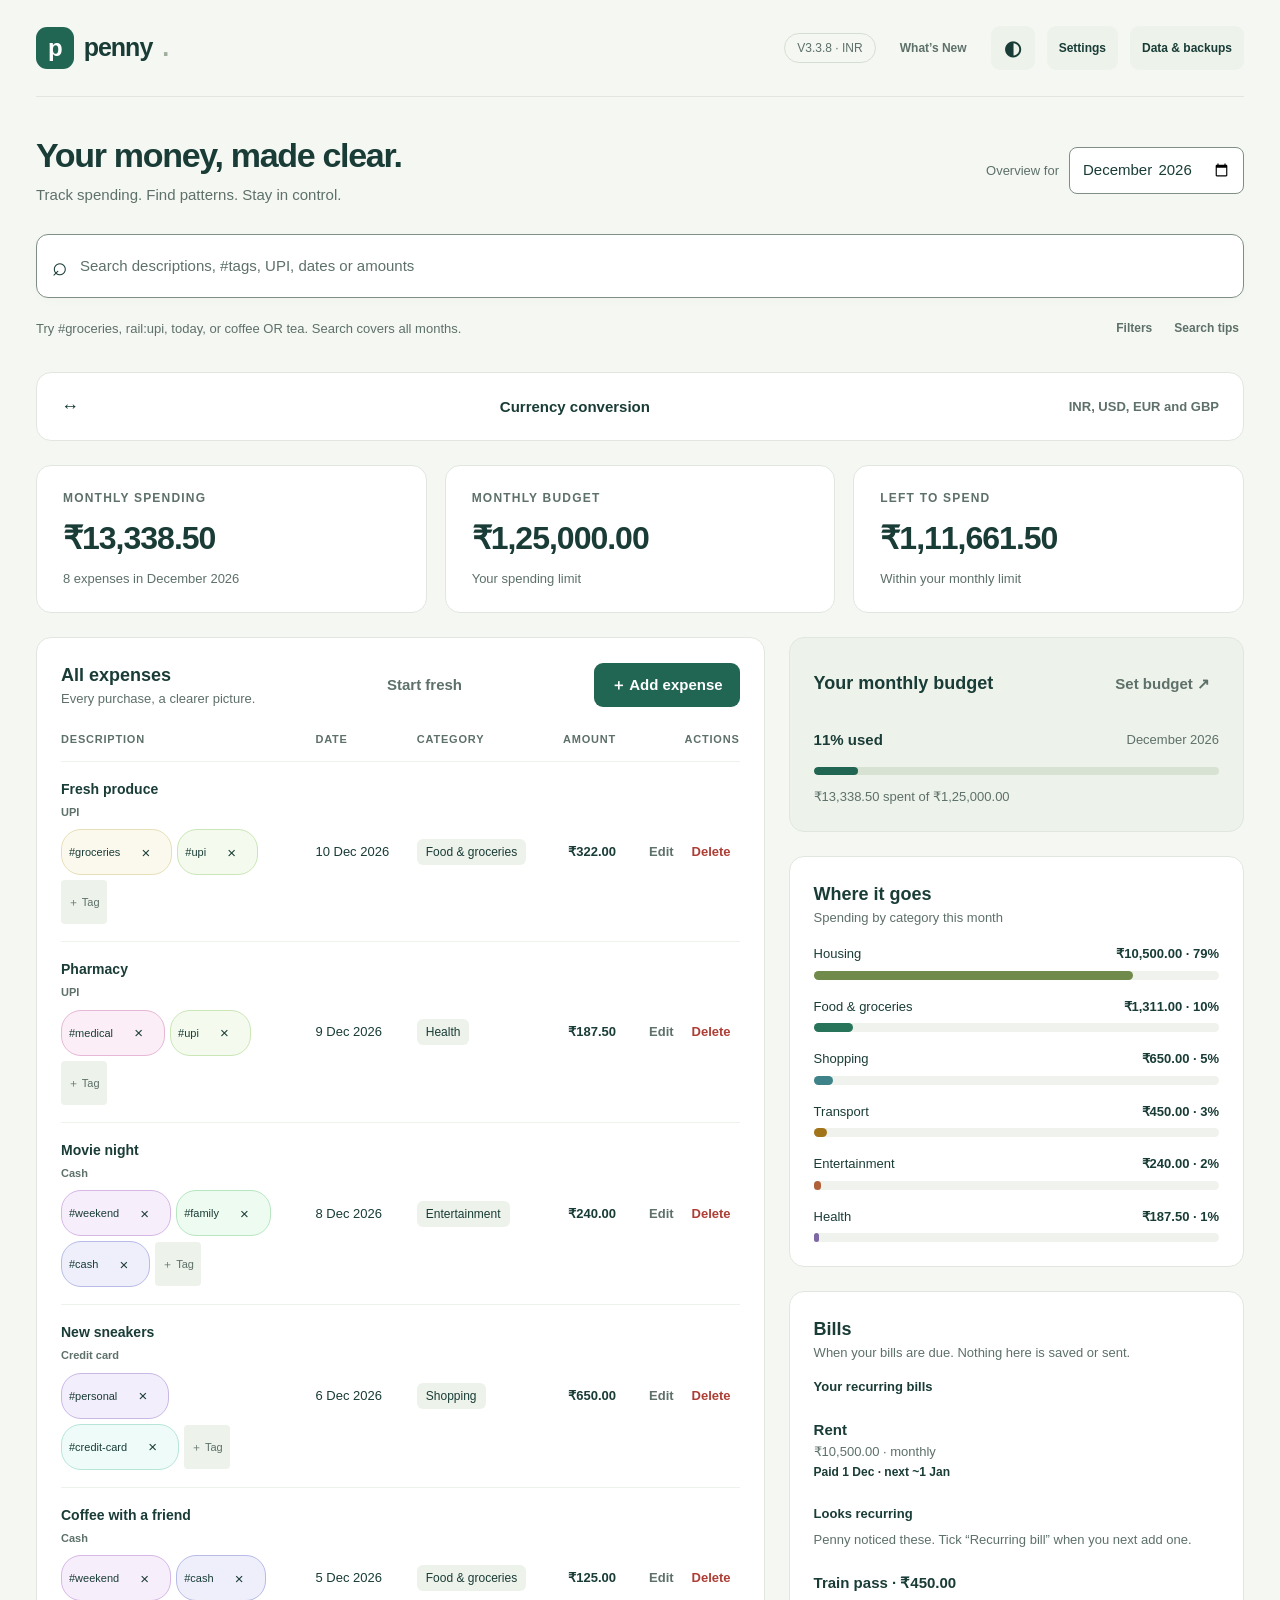
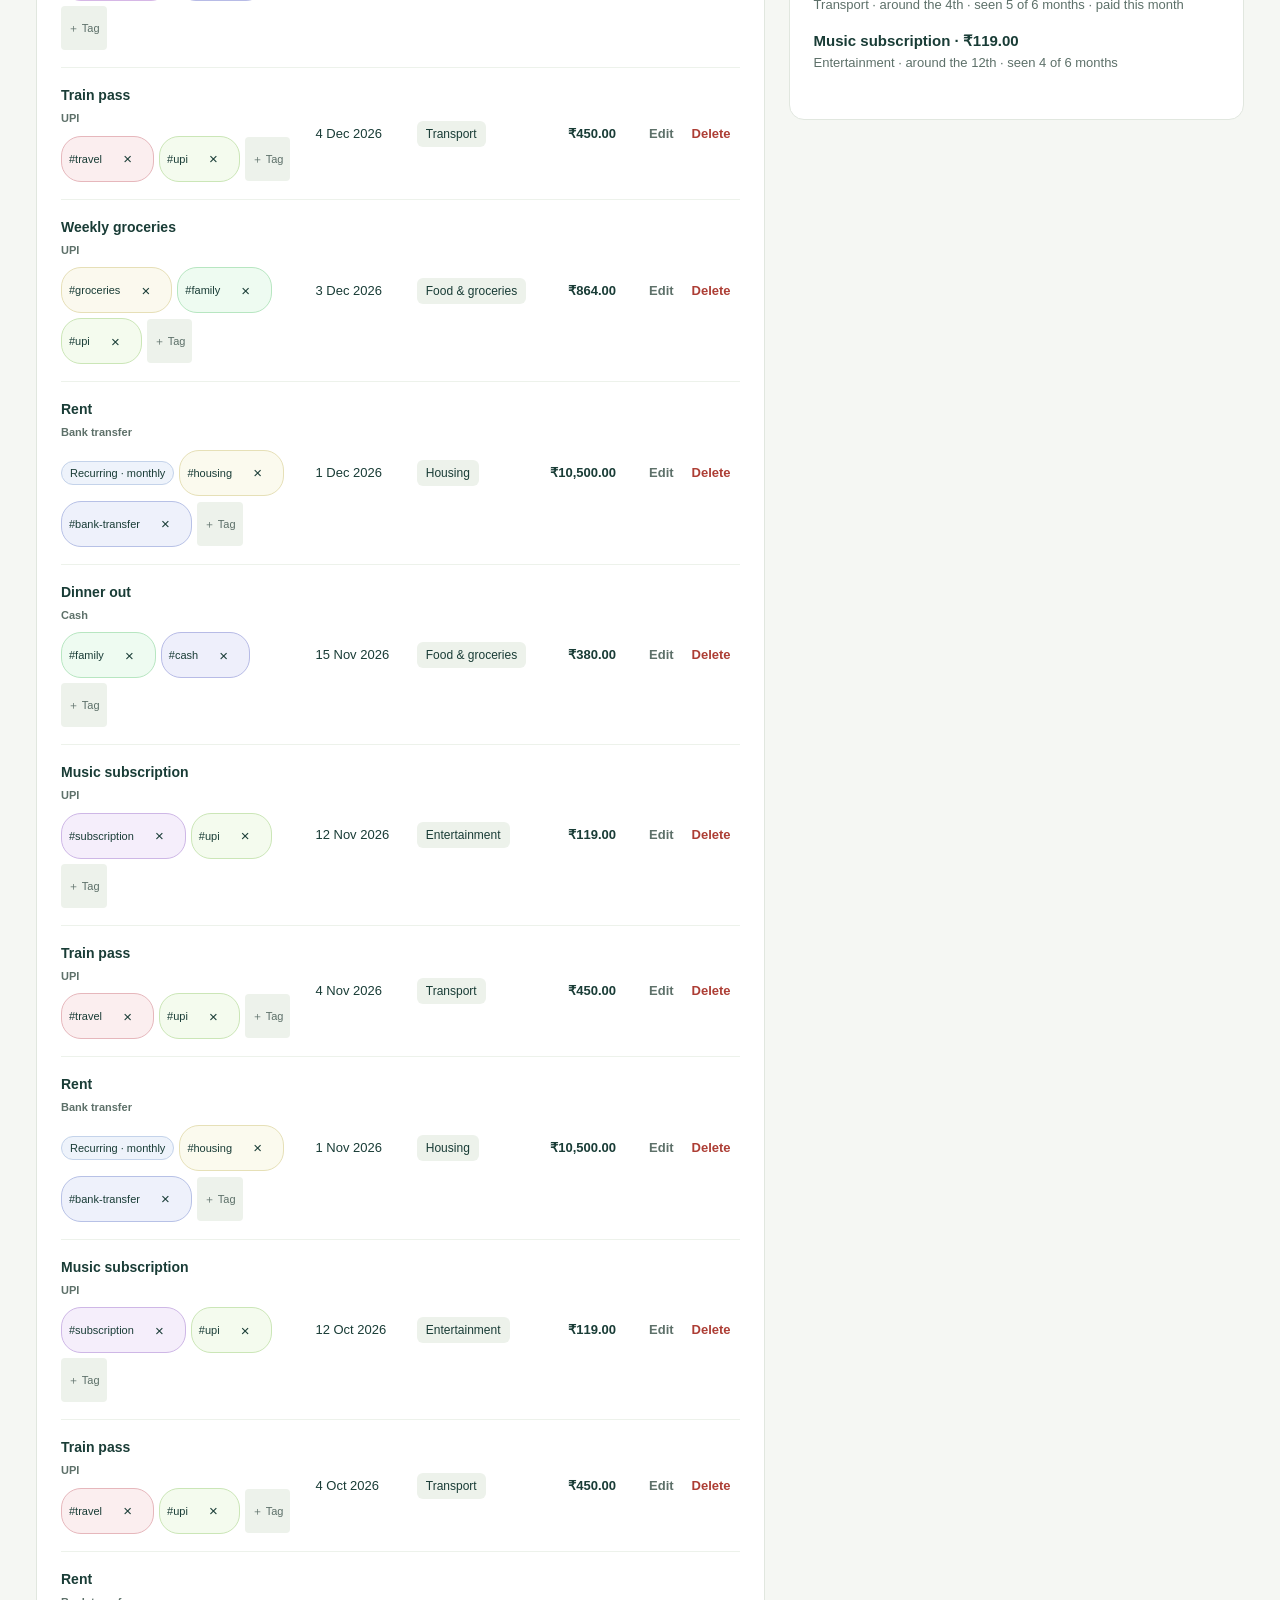
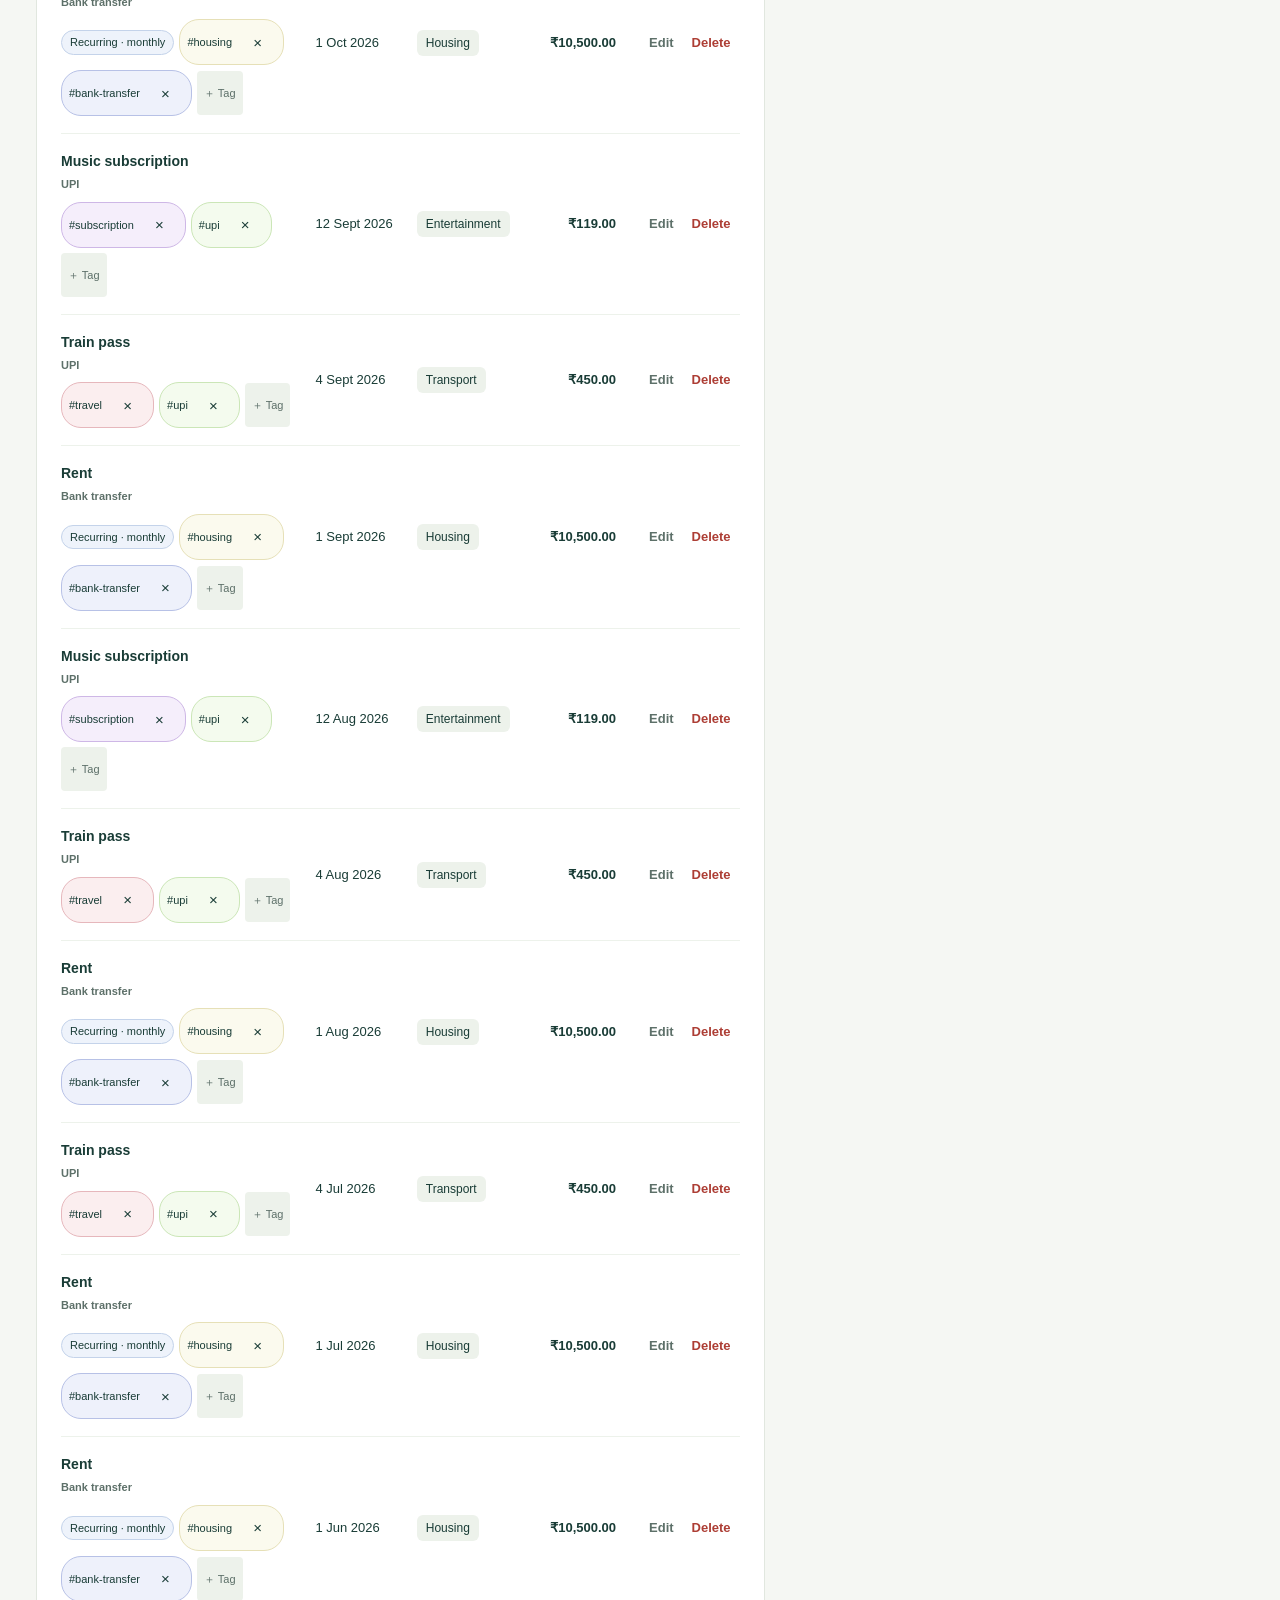
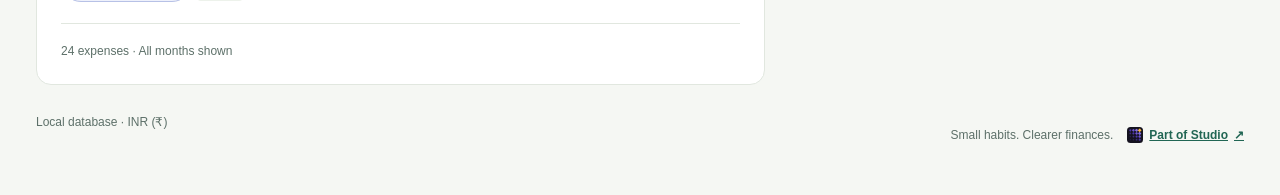
<file: index.html>
<!doctype html>
<html lang="en">
  <head>
    <meta charset="utf-8" />
    <meta name="viewport" content="width=device-width, initial-scale=1" />
    <meta
      http-equiv="Content-Security-Policy"
      content="default-src 'self'; script-src 'self'; style-src 'self' 'unsafe-inline'; img-src 'self' data:; connect-src 'self' https://api.frankfurter.dev; worker-src 'none'; object-src 'none'; base-uri 'none'; form-action 'none'"
    />
    <meta name="referrer" content="no-referrer" />
    <meta name="theme-color" media="(prefers-color-scheme: light)" content="#f5f7f3" />
    <meta name="theme-color" media="(prefers-color-scheme: dark)" content="#0D0D0F" />
    <title>Penny — Personal expenses</title>
    <script src="theme.js"></script>
    <link rel="stylesheet" href="styles.css" />
  </head>
  <body>
    <div class="shell">
      <header>
        <div class="brand">
          <span class="logo" aria-hidden="true">p</span>penny<span style="color: var(--brand-dot)"
            >.</span
          >
        </div>
        <div class="header-actions">
          <span class="preview">V3.3.8 · INR</span
          ><button id="whats-new-button" class="quiet" type="button">What’s New</button
          ><button
            id="theme-toggle"
            class="secondary"
            type="button"
            aria-label="Theme: System. Change theme"
            title="Theme: System. Change theme"
          >
            <span aria-hidden="true">◐</span></button
          ><button id="settings-button" class="secondary" type="button">Settings</button
          ><button id="data-manager" class="secondary" type="button">Data & backups</button>
        </div>
      </header>
      <main>
        <div class="heading">
          <div>
            <h1>Your money, made clear.</h1>
            <p>Track spending. Find patterns. Stay in control.</p>
          </div>
          <div class="month-control">
            <label for="month">Overview for</label
            ><input id="month" type="month" required aria-label="Overview month" />
          </div>
        </div>
        <section class="search-section" aria-label="Search expenses">
          <div class="search-box">
            <span aria-hidden="true">⌕</span
            ><label class="sr-only" for="search">Search expenses</label
            ><input
              id="search"
              type="search"
              placeholder="Search descriptions, #tags, UPI, dates or amounts"
              maxlength="300"
              autocomplete="off"
              aria-describedby="search-hint"
            /><button
              id="clear-search"
              class="quiet"
              type="button"
              aria-label="Clear search"
              hidden
            >
              Clear
            </button>
          </div>
          <div class="search-meta">
            <p class="small" id="search-hint">
              Try #groceries, rail:upi, today, or coffee OR tea. Search covers all months.
            </p>
            <button
              id="filter-toggle"
              class="quiet"
              type="button"
              aria-expanded="false"
              aria-controls="filters"
            >
              Filters</button
            ><button
              id="search-help-button"
              class="quiet"
              aria-expanded="false"
              aria-controls="search-help"
            >
              Search tips
            </button>
          </div>
          <div id="search-help" class="help-box" hidden>
            <strong>Find expenses your way</strong>
            <p class="small">
              Use OR for alternatives and a minus sign to exclude a term, like
              <code>#groceries -#family</code>. Use <code>rail:upi</code>, <code>rail:cash</code>,
              <code>today</code>, or <code>yesterday</code>. Combine words and tags:
              <code>groceries #family</code>. Use quotes for a phrase. Filter with
              <code>category:transport</code>, <code>min:100</code>, <code>max:500</code>,
              <code>after:2026-10-01</code>, <code>before:2026-10-31</code>, or
              <code>month:2026-10</code>. Find your marked bills with <code>#recurring</code>.
              Natural phrases like “this month”, “last month”, “over
              100” and “under 500” work too.
            </p>
          </div>
          <div class="filter-panel" id="filters" hidden>
            <label class="field"
              >Category<select id="filter-category">
                <option value="">All categories</option>
              </select></label
            ><label class="field"
              >Payment method<select id="filter-rail">
                <option value="">All methods</option>
              </select></label
            ><label class="field">From date<input id="filter-from" type="date" /></label
            ><label class="field">To date<input id="filter-to" type="date" /></label
            ><label class="field"
              >Min ₹<input id="filter-min" type="number" min="0" step="0.01" /></label
            ><label class="field"
              >Max ₹<input id="filter-max" type="number" min="0" step="0.01" /></label
            ><button id="clear-filters" class="secondary" type="button">Reset filters</button>
          </div>
          <p id="search-error" class="error" role="status" hidden></p>
        </section>
        <details class="converter panel">
          <summary>Currency conversion <span class="small">INR, USD, EUR and GBP</span></summary>
          <section class="converter-content" aria-label="Currency conversion">
            <div>
              <h2>Currency conversion</h2>
              <p class="small">A quick estimate. Your expenses stay in INR.</p>
            </div>
            <div class="conversion-controls">
              <label class="field"
                >Amount<input
                  type="number"
                  id="convert-amount"
                  value="1000"
                  min="0"
                  max="999999999"
                  step="0.01" /></label
              ><label class="field"
                >From<select id="convert-from">
                  <option value="INR">INR · Indian rupee</option>
                  <option value="USD">USD · US dollar</option>
                  <option value="EUR">EUR · Euro</option>
                  <option value="GBP">GBP · British pound</option>
                </select></label
              ><label class="field"
                >Convert to<select id="convert-currency">
                  <option value="USD">USD · US dollar</option>
                  <option value="EUR">EUR · Euro</option>
                  <option value="GBP">GBP · British pound</option>
                  <option value="INR">INR · Indian rupee</option>
                </select></label
              >
              <div class="conversion-result">
                <span class="small">Equivalent</span
                ><output id="convert-result" aria-live="polite">—</output>
              </div>
              <button id="fetch-rate" class="secondary" type="button">Get latest rate</button>
            </div>
            <div class="conversion-meta">
              <p id="rate-status" class="small" role="status">
                Get a daily reference rate, or enter a rate below.
              </p>
              <details id="manual-rate">
                <summary>Enter rate manually</summary>
                <label class="field"
                  >1 <span id="rate-base">INR</span> equals <span id="rate-currency">USD</span
                  ><input
                    id="conversion-rate"
                    type="number"
                    min="0.000000001"
                    max="1000000000"
                    step="any"
                    placeholder="e.g. 0.01037"
                /></label>
              </details>
            </div>
          </section>
        </details>
        <section class="stats" aria-label="Monthly summary">
          <div class="stat">
            <div class="eyebrow">Monthly spending</div>
            <div class="value" id="total"></div>
            <div class="small" id="count"></div>
          </div>
          <div class="stat">
            <div class="eyebrow">Monthly budget</div>
            <div class="value" id="budget-value"></div>
            <div class="small">Your spending limit</div>
          </div>
          <div class="stat">
            <div class="eyebrow" id="remaining-label">Left to spend</div>
            <div class="value" id="remaining"></div>
            <div class="small" id="remaining-note"></div>
          </div>
        </section>
        <div class="workspace">
          <section class="panel">
            <div class="panel-head">
              <div>
                <h2 id="list-title">All expenses</h2>
                <p class="small">Every purchase, a clearer picture.</p>
              </div>
              <button id="start-fresh" class="quiet" type="button">Start fresh</button
              ><button id="add">＋ Add expense</button>
            </div>
            <div class="table-wrap">
              <table>
                <thead>
                  <tr>
                    <th>Description</th>
                    <th>Date</th>
                    <th>Category</th>
                    <th class="amount">Amount</th>
                    <th style="text-align: right">Actions</th>
                  </tr>
                </thead>
                <tbody id="expenses"></tbody>
              </table>
            </div>
            <div class="empty" id="empty" hidden>
              No expenses yet. Add your first purchase above.
            </div>
            <button id="show-more" class="secondary" type="button" hidden>
              Show 50 more expenses
            </button>
            <div class="list-footer" id="list-footer" role="status" aria-live="polite"></div>
          </section>
          <aside class="sidebar">
            <section class="panel budget">
              <div class="panel-head">
                <h2>Your monthly budget</h2>
                <button class="quiet" id="edit-budget">Set budget ↗</button>
              </div>
              <div class="budget-row">
                <strong id="budget-percent"></strong><span class="small" id="budget-period"></span>
              </div>
              <div class="track"><div class="fill" id="budget-fill"></div></div>
              <p class="small" id="budget-message"></p>
              <div class="warning" id="warning" role="status" hidden></div>
            </section>
            <section class="panel">
              <h2>Where it goes</h2>
              <p class="small">Spending by category this month</p>
              <div id="chart" role="img" aria-label="Monthly spending by category"></div>
            </section>
            <section class="panel" aria-labelledby="recurring-title">
              <h2 id="recurring-title">Bills</h2>
              <p class="small">When your bills are due. Nothing here is saved or sent.</p>
              <h3 id="marked-title">Your recurring bills</h3>
              <ul id="marked-list" class="recurring-list" aria-labelledby="marked-title"></ul>
              <h3 id="noticed-title">Looks recurring</h3>
              <p class="small">
                Penny noticed these. Tick “Recurring bill” when you next add one.
              </p>
              <ul id="recurring-list" class="recurring-list" aria-labelledby="noticed-title"></ul>
            </section>
          </aside>
        </div>
        <footer>
          <span
            ><span id="storage-status" role="status">Opening local data store…</span> · INR
            (₹)</span
          ><span class="studio-note"
            >Small habits. Clearer finances.
            <a
              class="studio-link"
              href="https://debasisr66.github.io/studio/"
              target="_blank"
              rel="noopener noreferrer"
              aria-label="Part of Studio (opens in a new tab)"
            >
            <svg
              xmlns="http://www.w3.org/2000/svg"
              viewBox="0 0 128 128"
              width="16"
              height="16"
              aria-hidden="true"
              focusable="false"
            >
              <rect
                width="128"
                height="128"
                rx="28"
                fill="#15131F"
              />
              <rect
                x="-7.75"
                y="-7.75"
                width="15.50"
                height="15.50"
                rx="3.67"
                fill="#4B35A8"
                transform="translate(26.50 26.50) rotate(22.5)"
              />
              <rect
                x="-8.83"
                y="-8.83"
                width="17.67"
                height="17.67"
                rx="3.97"
                fill="#6E56CF"
                transform="translate(51.50 26.50) rotate(30.0)"
              />
              <rect
                x="-9.92"
                y="-9.92"
                width="19.83"
                height="19.83"
                rx="4.28"
                fill="#8470E0"
                transform="translate(76.50 26.50) rotate(37.5)"
              />
              <rect
                x="-11.00"
                y="-11.00"
                width="22.00"
                height="22.00"
                rx="4.58"
                fill="#F5B544"
                transform="translate(101.50 26.50) rotate(45.0)"
              />
              <rect
                x="-6.67"
                y="-6.67"
                width="13.33"
                height="13.33"
                rx="3.37"
                fill="#3A2E78"
                transform="translate(26.50 51.50) rotate(15.0)"
              />
              <rect
                x="-7.75"
                y="-7.75"
                width="15.50"
                height="15.50"
                rx="3.67"
                fill="#4B35A8"
                transform="translate(51.50 51.50) rotate(22.5)"
              />
              <rect
                x="-8.83"
                y="-8.83"
                width="17.67"
                height="17.67"
                rx="3.97"
                fill="#6E56CF"
                transform="translate(76.50 51.50) rotate(30.0)"
              />
              <rect
                x="-9.92"
                y="-9.92"
                width="19.83"
                height="19.83"
                rx="4.28"
                fill="#8470E0"
                transform="translate(101.50 51.50) rotate(37.5)"
              />
              <rect
                x="-5.58"
                y="-5.58"
                width="11.17"
                height="11.17"
                rx="3.06"
                fill="#2A2250"
                transform="translate(26.50 76.50) rotate(7.5)"
              />
              <rect
                x="-6.67"
                y="-6.67"
                width="13.33"
                height="13.33"
                rx="3.37"
                fill="#3A2E78"
                transform="translate(51.50 76.50) rotate(15.0)"
              />
              <rect
                x="-7.75"
                y="-7.75"
                width="15.50"
                height="15.50"
                rx="3.67"
                fill="#4B35A8"
                transform="translate(76.50 76.50) rotate(22.5)"
              />
              <rect
                x="-8.83"
                y="-8.83"
                width="17.67"
                height="17.67"
                rx="3.97"
                fill="#6E56CF"
                transform="translate(101.50 76.50) rotate(30.0)"
              />
              <rect
                x="-4.50"
                y="-4.50"
                width="9.00"
                height="9.00"
                rx="2.76"
                fill="#2A2250"
                transform="translate(26.50 101.50) rotate(0.0)"
              />
              <rect
                x="-5.58"
                y="-5.58"
                width="11.17"
                height="11.17"
                rx="3.06"
                fill="#2A2250"
                transform="translate(51.50 101.50) rotate(7.5)"
              />
              <rect
                x="-6.67"
                y="-6.67"
                width="13.33"
                height="13.33"
                rx="3.37"
                fill="#3A2E78"
                transform="translate(76.50 101.50) rotate(15.0)"
              />
              <rect
                x="-7.75"
                y="-7.75"
                width="15.50"
                height="15.50"
                rx="3.67"
                fill="#4B35A8"
                transform="translate(101.50 101.50) rotate(22.5)"
              />
            </svg>
              Part of Studio <span aria-hidden="true">↗</span></a
            ></span
          >
        </footer>
        <p class="error" id="storage-error" role="alert" hidden></p>
      </main>
    </div>
    <dialog id="expense-dialog" aria-labelledby="form-title">
      <form id="expense-form">
        <h2 id="form-title">Add an expense</h2>
        <p class="small">Enter the details below. Voice entry is optional.</p>
        <div class="entry-modes">
          <span class="small">Keyboard entry is the default</span
          ><button
            type="button"
            id="use-voice"
            class="secondary"
            aria-expanded="false"
            aria-controls="voice-panel"
          >
            ♩ Use voice
          </button>
        </div>
        <section id="voice-panel" class="voice-panel" hidden aria-label="Voice expense entry">
          <label class="field"
            >Spoken language<select id="voice-language">
              <option value="en">English</option>
              <option value="hi">Hindi · हिन्दी (assisted)</option>
              <option value="es">Spanish · Español (assisted)</option>
            </select></label
          >
          <p class="small" id="voice-caution" hidden>
            Hindi and Spanish voice is assisted. Your phone may mishear, and Penny understands only
            common words. Check the amount, category and date. Nothing is saved until you tap Save.
          </p>
          <p class="small" id="voice-example">
            Try: “Spent 250 rupees on groceries today via UPI.”
          </p>
          <details id="voice-tips" class="voice-tips" hidden>
            <summary>Tips for speaking</summary>
            <p class="small">
              Say the amount in digits or common number words. Say one expense, name the thing you
              bought, then pause when you are done. If the phone mishears, use Correct heard words
              or your keyboard microphone.
            </p>
          </details>
          <p class="small voice-privacy">
            Your browser’s speech service may send audio to its provider. Listening starts only when
            you choose Start listening.
          </p>
          <div class="voice-actions">
            <button type="button" id="start-voice">Start listening</button
            ><button type="button" id="stop-voice" class="secondary" hidden>Stop listening</button
            ><button type="button" id="return-keyboard" class="quiet">Use keyboard</button>
          </div>
          <div id="voice-strong-box" class="voice-strong" hidden>
            <p id="voice-strong" role="status"></p>
            <button type="button" id="dismiss-voice-strong" class="secondary">Dismiss</button>
          </div>
          <div class="dictation-option">
            <button type="button" id="use-phone-dictation" class="quiet">
              Use phone keyboard microphone
            </button>
            <p class="small">
              For mobile browsers without speech recognition: open this text box, then tap the
              microphone on your phone keyboard. Your keyboard provider handles the audio.
            </p>
            <label class="field" id="phone-dictation-label" hidden
              >Dictated text<textarea
                id="phone-dictation"
                rows="2"
                maxlength="1000"
                placeholder="Use your keyboard microphone, then check the text"
              ></textarea></label
            ><button type="button" id="prepare-dictation" class="secondary" hidden>
              Prepare dictated expense
            </button>
          </div>
          <p id="voice-status" class="small" role="status" aria-live="polite"></p>
          <button id="correct-transcript" type="button" class="secondary" hidden>
            Correct heard words
          </button>
          <p id="voice-transcript" class="voice-transcript" hidden></p>
          <label class="field" id="voice-draft-label" hidden
            >English draft<textarea id="voice-english" rows="3" maxlength="1000"></textarea>
          </label>
          <p id="translation-status" class="small" role="status"></p>
          <label id="voice-accept-label" class="check-label" hidden
            ><input id="voice-accept" type="checkbox" />I checked and corrected this English
            draft.</label
          ><button id="apply-voice" type="button" class="secondary" hidden>
            Use English draft
          </button>
          <p class="small">
            Review the amount, date, category and payment method below before saving. Voice never
            saves automatically.
          </p>
        </section>
        <div class="form-grid">
          <label class="field"
            >Date<input id="date" type="date" min="1900-01-01" autofocus required /></label
          ><label class="field"
            >Amount (₹)<input
              id="amount"
              type="number"
              min="0.01"
              max="999999999"
              step="0.01"
              placeholder="0.00"
              required /></label
          ><label class="field full"
            >Category<select id="category" required>
              <option value="" disabled>Choose a category</option>
            </select></label
          ><label class="field full"
            >Payment method<select id="payment-method">
              <option value="" disabled>Choose a payment method</option>
            </select></label
          >
          <div class="field full recurring-field">
            <label class="check-label"
              ><input
                id="recurring-bill"
                type="checkbox"
                aria-labelledby="recurring-label"
                aria-describedby="recurring-hint"
                aria-controls="repeat-every"
                aria-expanded="false" />
              <span
                ><span id="recurring-label">Recurring bill</span>
                <span class="small" id="recurring-hint" hidden
                  >Use the same description and category each time.</span
                ></span
              ></label
            >
            <fieldset id="repeat-every" class="repeat-every" hidden disabled>
              <legend>Repeats every</legend>
              <div class="options">
                <label class="check-label"
                  ><input type="radio" name="repeat-step" value="1" checked />1 month</label
                ><label class="check-label"
                  ><input type="radio" name="repeat-step" value="2" />2 months</label
                ><label class="check-label"
                  ><input type="radio" name="repeat-step" value="3" />3 months</label
                ><label class="check-label"
                  ><input type="radio" name="repeat-step" value="12" />12 months</label
                >
              </div>
            </fieldset>
          </div>
          <label class="field full"
            >Description<input
              id="description"
              maxlength="100"
              placeholder="e.g. Weekly groceries #groceries"
              required /></label
          ><label class="field full"
            >Tags<input
              id="expense-tags"
              aria-label="Tags"
              maxlength="420"
              placeholder="#groceries #family"
              list="known-tags"
              aria-describedby="tags-hint" /><span class="small" id="tags-hint"
              >Separate tags with spaces or commas. You can also put #tags in the description.</span
            ><span id="draft-tags" class="tag-list"></span
          ></label>
        </div>
        <p id="form-error" class="error" role="alert" hidden></p>
        <div class="form-actions">
          <button type="button" class="secondary" data-close>Cancel</button
          ><button type="submit" id="save-expense">Save expense</button>
        </div>
      </form>
    </dialog>
    <dialog id="budget-dialog">
      <form id="budget-form">
        <h2>Set a monthly budget</h2>
        <p class="small" id="budget-dialog-period"></p>
        <label class="field" style="margin-top: 23px"
          >Budget (₹)<input
            id="budget-input"
            type="number"
            min="0"
            max="999999999"
            step="0.01"
            required
        /></label>
        <p class="small" style="margin-top: 8px">Choose how much you want to spend this month.</p>
        <div class="form-actions">
          <button type="button" class="secondary" data-close>Cancel</button
          ><button type="submit">Save budget</button>
        </div>
      </form>
    </dialog>
    <dialog id="delete-dialog">
      <form id="delete-form">
        <h2>Delete this expense?</h2>
        <p id="delete-description"></p>
        <div class="form-actions">
          <button type="button" class="secondary" data-close>Cancel</button
          ><button type="submit" style="background: var(--red)">Delete expense</button>
        </div>
      </form>
    </dialog>
    <dialog id="data-dialog" aria-labelledby="data-title">
      <h2 id="data-title">Your data, your control</h2>
      <p class="small">
        Saved expense records stay on this device. Download a backup to carry it elsewhere.
      </p>
      <section class="data-section">
        <h3>Export</h3>
        <p class="small">
          All expenses are exported, regardless of your current search. CSV contains expenses only;
          the full backup also includes monthly budgets, saved tags and preferences.
        </p>
        <div class="data-buttons">
          <button id="export-csv" type="button" class="secondary">Export CSV</button
          ><button id="export-backup" type="button">Download full backup (JSON)</button>
        </div>
      </section>
      <section class="data-section">
        <h3>Import</h3>
        <p class="small">
          Choose a CSV file or a Penny JSON backup. You will review it before any records change.
          Maximum 32 MB / 10,000 expenses.
        </p>
        <label class="import-file"
          >Choose file<input id="import-file" type="file" accept=".csv,.json" /></label
        ><button id="undo-import" class="quiet" type="button">Review last import backup</button>
      </section>
      <section class="data-section">
        <h3>Portable data file</h3>
        <p class="small">
          Connect an empty JSON file to keep it updated as you save. If your browser cannot connect
          files, download a full backup instead. Files are not encrypted.
        </p>
        <div class="data-buttons">
          <button id="connect-file" class="secondary" type="button">Connect data file</button
          ><button id="disconnect-file" class="quiet" type="button" hidden>Disconnect</button>
        </div>
        <p id="data-store-detail" class="small"></p>
      </section>
      <p id="data-error" class="error" role="alert" hidden></p>
      <div class="form-actions">
        <button class="secondary" type="button" data-close>Close</button>
      </div>
    </dialog>
    <dialog id="import-dialog" aria-labelledby="import-title">
      <h2 id="import-title">Review your import</h2>
      <p id="import-summary" class="small"></p>
      <div id="import-preview" class="import-preview"></div>
      <label class="field"
        >How should these records be imported?<select id="import-mode">
          <option value="merge">Add new records · skip exact duplicates</option>
          <option value="replace">Replace all expense records</option>
        </select></label
      ><label class="check-label"
        ><input id="import-budgets" type="checkbox" />Use budgets from this file</label
      ><label id="replace-label" class="check-label" hidden
        ><input id="replace-confirm" type="checkbox" />Replace my existing expense list. An undo
        copy will be kept.</label
      >
      <p id="import-impact" class="small" role="status"></p>
      <label class="check-label"
        ><input
          type="checkbox"
          id="import-settings"
          aria-describedby="import-settings-hint"
        />Import preferences and default budget (optional)</label
      >
      <p id="import-settings-hint" class="small" hidden></p>
      <p id="import-error" class="error" role="alert" hidden></p>
      <div class="form-actions">
        <button type="button" class="secondary" data-close>Cancel</button
        ><button type="button" id="apply-import">Import records</button>
      </div>
    </dialog>
    <dialog id="whats-new-dialog" aria-labelledby="whats-new-title">
      <div class="whats-new">
        <div class="panel-head">
          <h2 id="whats-new-title">What’s New</h2>
          <span class="version-badge">V3.3.8</span>
        </div>
        <p class="small release-date">24 November 2026</p>
        <ul>
          <li>
            <strong>Voice hints.</strong> If a voice entry heard one number but no rupee word,
            Penny now says so (“A number (350) was heard, but not as rupees”) and leaves the
            amount for you. English words such as “about” or “at least” before an amount also
            leave it empty, as Hindi already did. The “voice is not working well” message now has
            its own line with a Dismiss button, and stays until a capture works.
          </li>
          <li>
            <strong>Hindi fixes.</strong> Words such as गुरु and शुरू no longer block an amount,
            कल is read as a whole word (कलम no longer clears the date), and कैशबैक is treated as
            money received, so it no longer fills an amount or sets cash.
          </li>
          <li>
            <strong>Voice never saves a guess.</strong> A voice entry no longer picks “Other” for
            you or keeps a filler description such as “expense”. If Penny did not hear the
            category or the item, the field stays empty and you choose it. If no date was heard,
            the date is today. Zero or negative amounts were already refused and still are.
          </li>
          <li>
            <strong>Hindi and Spanish voice is assisted.</strong> Your phone may mishear, and Penny
            understands only common words. Check the amount, category and date. Nothing is saved
            until you tap Save. After a failed capture Penny opens the keyboard microphone, and
            after two in a row it says so plainly and opens the Tips.
          </li>
          <li>
            <strong>Easier to tap on a phone.</strong> Buttons such as Edit, short tags and the
            exchange-rate rows are now at least 44 px wide and tall, and check boxes are bigger.
            The smallest text is now 11 px, and large phone text sizes fit the screen without
            sideways scrolling.
          </li>
          <li>
            <strong>New categories: Utilities and Staff salary.</strong> Voice entry in English,
            Hindi and Spanish understands words such as electricity, water, gas, recharge, salary
            and maid. Past entries are not moved. To move a bill, edit its last
            entry’s category. A backup that uses a new category does not import into 3.3.3 or older.
          </li>
          <li>
            <strong>Dark and light theme.</strong> The ◐ button in the header switches between
            System, Light and Dark. System follows your phone or computer. Your choice stays on this
            device and is not part of your backups. Colours were also made easier to read, and the
            header now fits a phone in two short rows.
          </li>
          <li>
            <strong>Recurring bills.</strong> Tick “Recurring bill” when you add or edit an
            expense, and choose how often it repeats. The new Bills panel shows each bill as Paid,
            Due soon, Overdue or “Stopped?”. Nothing new is stored: it uses a tag you can search
            with <code>#recurring</code>.
          </li>
          <li>
            <strong>Looks recurring.</strong> Penny still notices bills you pay most months. Tick
            “Recurring bill” next time you add one to track when it is due.
          </li>
          <li>
            <strong>Excel import and export removed.</strong> Use CSV, or a full JSON backup, which
            also carries budgets, tags and preferences. Penny now has no third-party code.
          </li>
          <li>
            <strong>Settings and start fresh.</strong> Manage your default budget and saved tags.
            Delete one month or all months; full reset needs two confirmations and keeps tags.
          </li>
          <li>
            <strong>Private diagnostics.</strong> Errors only by default, with optional 30-minute
            debug logging and a reviewed export.
          </li>
          <li>
            <strong>Safer Hindi drafts.</strong> Grouped amounts, Hindi number words and Hinglish
            are checked before wording. Unresolved fields stay empty for correction.
          </li>
          <li>
            <strong>Offline Hindi and Spanish expense parsing (assisted).</strong> Hindi and
            Spanish voice is assisted: Penny extracts common amounts, dates, categories and payment
            methods on the device, then creates a controlled English draft. Check it before saving.
          </li>
          <li>
            <strong>Clearer voice diagnostics.</strong> Capture failures, unfamiliar vocabulary and
            ready drafts now have different messages.
          </li>
          <li>
            <strong>Voice works across repeated attempts.</strong> Mobile sessions reset cleanly,
            keep partial speech and recover when a browser misses its final event.
          </li>
          <li>
            <strong>Take your data with you.</strong> Import and export CSV, plus complete JSON
            backups.
          </li>
          <li>
            <strong>Know how you paid.</strong> UPI, cards, cash and other methods have searchable
            tags.
          </li>
        </ul>
      </div>
      <div class="form-actions">
        <button class="secondary" type="button" data-close>Close</button>
      </div>
    </dialog>
    <dialog id="settings-dialog" aria-labelledby="settings-title">
      <h2 id="settings-title">Settings</h2>
      <p class="small">Your preferences stay on this device.</p>
      <section class="data-section">
        <h3>Budget</h3>
        <label class="field"
          >Default monthly budget (₹)<input
            id="default-budget"
            type="number"
            min="0"
            max="999999999"
            step="0.01"
        /></label>
        <p class="small">
          Used for months without a saved budget. Existing monthly budgets stay unchanged.
        </p>
        <button id="save-preferences" type="button">Save default budget</button>
      </section>
      <section class="data-section">
        <h3>Tags</h3>
        <label class="field"
          >Find a saved tag<input id="tag-search" type="search" maxlength="32"
        /></label>
        <p id="catalog-list" class="small"></p>
        <label class="field"
          >Add a tag<input id="new-tag" maxlength="32" placeholder="#family" /></label
        ><button id="save-tag" type="button" class="secondary">Add tag</button>
        <p class="small">Saved tags are kept when expenses are deleted or Penny is reset.</p>
      </section>
      <section class="data-section">
        <h3>Data & backups</h3>
        <button id="settings-data" class="secondary" type="button">Open data & backups</button
        ><button id="undo-change" class="quiet" type="button">Undo last bulk change</button>
      </section>
      <section class="data-section">
        <h3>Diagnostics</h3>
        <p class="small">
          Errors only by default. Debug lasts 30 minutes in this tab. Logs contain event codes, not
          expense details or transcripts.
        </p>
        <label class="check-label"
          ><input id="debug-log" type="checkbox" />Enable temporary debug logging</label
        >
        <p id="log-status" role="status" class="small"></p>
        <label class="field"
          >Show logs<select id="log-filter">
            <option value="all">All events</option>
            <option value="error">Errors</option>
            <option value="debug">Debug</option>
          </select></label
        ><label class="field"
          >Find event, session or action<input
            id="log-search"
            type="search"
            maxlength="80"
            placeholder="Event code or session ID"
        /></label>
        <pre id="log-view" tabindex="0" aria-label="Diagnostic events"></pre>
        <button id="refresh-logs" class="secondary" type="button">Refresh logs</button
        ><button id="preview-logs" class="secondary" type="button">Preview export</button
        ><button id="clear-logs" class="quiet" type="button">Clear logs</button>
      </section>
      <section class="data-section">
        <h3>Start fresh</h3>
        <p class="small">Review what will change before deleting anything.</p>
        <button id="settings-fresh" class="secondary" type="button">
          Delete expenses or reset Penny
        </button>
      </section>
      <section class="data-section">
        <h3>About Penny</h3>
        <p>Version 3.3.8 · INR · Stored on this device</p>
      </section>
      <p id="settings-error" class="error" role="alert"></p>
      <div class="form-actions">
        <button data-close type="button" class="secondary">Close</button>
      </div>
    </dialog>
    <dialog id="fresh-dialog" aria-labelledby="fresh-title">
      <h2 id="fresh-title">Start fresh</h2>
      <label class="field"
        >What would you like to do?<select id="fresh-scope">
          <option value="month">Delete expenses for one month</option>
          <option value="all">Delete expenses for all months</option>
          <option value="reset">Reset the entire app</option>
        </select></label
      ><label class="field" id="fresh-month-label"
        >Month<input id="fresh-month" type="month"
      /></label>
      <p id="fresh-impact" role="status"></p>
      <p class="small">
        Download a full backup first if you need a permanent copy. Tags are always kept.
      </p>
      <label class="check-label"
        ><input type="checkbox" id="fresh-ack" />I understand this change and have reviewed its
        impact.</label
      >
      <div id="reset-stage" hidden>
        <p class="error">
          Final confirmation: this resets the entire app. Expenses, budgets and preferences change;
          diagnostics are cleared and linked files disconnected.
        </p>
        <label class="field"
          >Type RESET PENNY<input id="reset-phrase" autocomplete="off" maxlength="20"
        /></label>
      </div>
      <p id="fresh-error" class="error" role="alert"></p>
      <div class="form-actions">
        <button type="button" class="secondary" data-close>Cancel</button
        ><button id="fresh-confirm" type="button" disabled>Delete selected expenses</button>
      </div>
    </dialog>
    <dialog id="log-export-dialog" aria-labelledby="log-export-title">
      <h2 id="log-export-title">Review diagnostics export</h2>
      <p class="small">
        Check these event codes before sharing. No expense records or spoken text are included.
      </p>
      <pre id="log-export-preview" tabindex="0"></pre>
      <div class="form-actions">
        <button data-close type="button" class="secondary">Cancel</button
        ><button id="download-logs" type="button">Download diagnostics</button>
      </div>
    </dialog>
    <dialog id="confirmation-dialog" aria-labelledby="confirmation-title">
      <h2 id="confirmation-title">Review this action</h2>
      <p id="confirmation-message"></p>
      <label id="confirmation-ack-label" class="check-label" hidden
        ><input id="confirmation-ack" type="checkbox" />I understand that cleared diagnostic logs
        cannot be restored.</label
      >
      <div class="form-actions">
        <button id="confirmation-cancel" type="button" class="secondary">Cancel</button
        ><button id="confirmation-apply" type="button">Confirm</button>
      </div>
    </dialog>
    <datalist id="known-tags"></datalist>
    <div class="notice" id="notice" role="status" hidden></div>
    <script src="core.js"></script>
    <script src="recurring.js"></script>
    <script src="data.js"></script>
    <script src="storage.js"></script>
    <script src="hindi.js"></script>
    <script src="diagnostics.js"></script>
    <script src="translation.js"></script>
    <script src="voice.js"></script>
    <script src="app.js"></script>
  </body>
</html>
</file>
<file: styles.css>
:root {
  color-scheme: light;
  --bg: #f5f7f3;
  --surface: #ffffff;
  --surface-2: #edf2eb;
  --line: #e1e7df;
  --line-2: #d5dfd1;
  --field: #7f8f86;
  --ink: #193c36;
  --muted: #5d7069;
  --brand-dot: #9fae9d;
  --green: #216653;
  --on-accent: #ffffff;
  --red: #ad3e35;
  --focus: #9a6b00;
  --track: #d8e2d3;
  --bar-track: #f0f3ed;
  --warn-bg: #fff2ed;
  --locked-bg: #eef3fb;
  --locked-line: #c4d3ea;
  --tag-l: 96%;
  --tag-line-l: 81%;
  --tag-s: 65%;
  --tag-line-s: 48%;
  --chip-hover: #ffffff77;
  --shadow: #173a3526;
  --shadow-soft: #193c3605;
  --backdrop: #14372f65;
  --cat-0: #28745b;
  --cat-1: #6f8a4a;
  --cat-2: #a2741a;
  --cat-3: #3d8389;
  --cat-4: #7d68a3;
  --cat-5: #b0613a;
  --cat-6: #6f7768;
  --cat-7: #4f6fa8;
  --cat-8: #a8506e;
  --tap: #21665333;
}
/* Dark neutrals (bg, surface, surface-2, line, field, ink, muted) are Studio's, copied from
   debasisr66/studio css/site.css at commit 8faaf62. Penny keeps its own green accent.
   The two blocks below must stay identical (tests/ui-colours.test.cjs C02). */
@media (prefers-color-scheme: dark) {
  :root:not([data-theme='light']) {
    color-scheme: dark;
    --bg: #0d0d0f;
    --surface: #151519;
    --surface-2: #1c1c22;
    --line: #26262e;
    --line-2: #26262e;
    --field: #6e6e7c;
    --ink: #ededf0;
    --muted: #8b8b97;
    --brand-dot: #8b8b97;
    --green: #4fc59a;
    --on-accent: #0d0d0f;
    --red: #ff8a80;
    --focus: #e2b660;
    --track: #26262e;
    --bar-track: #26262e;
    --warn-bg: #2a1a18;
    --locked-bg: #1a1f2e;
    --locked-line: #3a4566;
    --tag-l: 18%;
    --tag-line-l: 34%;
    --tag-s: 25%;
    --tag-line-s: 25%;
    --chip-hover: #ffffff1f;
    --shadow: #00000066;
    --shadow-soft: #00000033;
    --backdrop: #000000a6;
    --cat-0: #4fc59a;
    --cat-1: #b4c48e;
    --cat-2: #e2b660;
    --cat-3: #8fc6ca;
    --cat-4: #b9a6d6;
    --cat-5: #e39a74;
    --cat-6: #a4ab99;
    --cat-7: #9DB4E8;
    --cat-8: #E89BB5;
    --tap: #4fc59a33;
  }
}
:root[data-theme='dark'] {
  color-scheme: dark;
  --bg: #0d0d0f;
  --surface: #151519;
  --surface-2: #1c1c22;
  --line: #26262e;
  --line-2: #26262e;
  --field: #6e6e7c;
  --ink: #ededf0;
  --muted: #8b8b97;
  --brand-dot: #8b8b97;
  --green: #4fc59a;
  --on-accent: #0d0d0f;
  --red: #ff8a80;
  --focus: #e2b660;
  --track: #26262e;
  --bar-track: #26262e;
  --warn-bg: #2a1a18;
  --locked-bg: #1a1f2e;
  --locked-line: #3a4566;
  --tag-l: 18%;
  --tag-line-l: 34%;
  --tag-s: 25%;
  --tag-line-s: 25%;
  --chip-hover: #ffffff1f;
  --shadow: #00000066;
  --shadow-soft: #00000033;
  --backdrop: #000000a6;
  --cat-0: #4fc59a;
  --cat-1: #b4c48e;
  --cat-2: #e2b660;
  --cat-3: #8fc6ca;
  --cat-4: #b9a6d6;
  --cat-5: #e39a74;
  --cat-6: #a4ab99;
  --cat-7: #9DB4E8;
  --cat-8: #E89BB5;
  --tap: #4fc59a33;
}
* {
  box-sizing: border-box;
}
html {
  -webkit-tap-highlight-color: var(--tap);
}
body {
  margin: 0;
  background: var(--bg);
  color: var(--ink);
  font:
    15px/1.5 -apple-system,
    BlinkMacSystemFont,
    'Segoe UI',
    sans-serif;
}
button,
input,
select {
  font: inherit;
}
button {
  cursor: pointer;
}
::placeholder {
  color: var(--muted);
  opacity: 1;
}
button:focus-visible,
a:focus-visible,
input:focus-visible,
select:focus-visible {
  outline: 3px solid var(--focus);
  outline-offset: 3px;
}
button {
  border: 0;
  border-radius: 9px;
  padding: 11px 17px;
  background: var(--green);
  color: var(--on-accent);
  font-weight: 600;
}
@media (hover: hover) {
  button:hover {
    filter: brightness(0.94);
  }
}
.secondary {
  background: var(--surface-2);
  color: var(--ink);
}
.quiet {
  background: transparent;
  color: var(--muted);
  padding: 6px 9px;
}
.delete {
  color: var(--red);
}
.shell {
  max-width: 1280px;
  margin: auto;
  padding: 0 36px;
}
header {
  display: flex;
  align-items: center;
  justify-content: space-between;
  padding: 26px 0;
  border-bottom: 1px solid var(--line);
}
.brand {
  font-size: 25px;
  font-weight: 750;
  letter-spacing: -1px;
  display: flex;
  align-items: center;
  gap: 10px;
}
.logo {
  background: var(--green);
  color: var(--on-accent);
  border-radius: 11px;
  padding: 3px 12px;
  font-size: 24px;
}
.preview {
  font-size: 12px;
  border: 1px solid var(--line-2);
  border-radius: 20px;
  padding: 5px 12px;
  color: var(--muted);
}
main {
  padding: 38px 0;
}
.heading {
  display: flex;
  justify-content: space-between;
  align-items: center;
  gap: 20px;
  margin-bottom: 28px;
}
h1 {
  font-size: 34px;
  letter-spacing: -1.3px;
  line-height: 1.2;
  margin: 0 0 8px;
}
p {
  margin: 0;
  color: var(--muted);
}
h2 {
  font-size: 18px;
  margin: 0;
}
h3 {
  margin: 0;
}
.month-control {
  display: flex;
  align-items: center;
  gap: 10px;
}
.month-control label {
  font-size: 13px;
  color: var(--muted);
}
input,
select {
  border: 1px solid var(--field);
  border-radius: 8px;
  background: var(--surface);
  color: var(--ink);
  padding: 10px 12px;
  min-width: 0;
  width: 100%;
}
input[type='month'] {
  width: 175px;
}
.stats {
  display: grid;
  grid-template-columns: repeat(3, minmax(0, 1fr));
  gap: 18px;
  margin-bottom: 24px;
}
.stat,
.panel {
  background: var(--surface);
  border: 1px solid var(--line);
  border-radius: 15px;
}
.stat {
  padding: 23px 26px;
}
.eyebrow {
  font-size: 12px;
  font-weight: 650;
  text-transform: uppercase;
  letter-spacing: 1.2px;
  color: var(--muted);
}
.value {
  font-size: 32px;
  font-weight: 650;
  letter-spacing: -1px;
  margin: 7px 0;
}
.small {
  font-size: 13px;
  color: var(--muted);
}
.workspace {
  display: grid;
  grid-template-columns: minmax(0, 1.6fr) minmax(300px, 1fr);
  gap: 24px;
}
.panel {
  padding: 24px;
  min-width: 0;
}
.panel-head {
  display: flex;
  align-items: center;
  justify-content: space-between;
  gap: 15px;
  margin-bottom: 23px;
}
.sidebar {
  display: grid;
  gap: 24px;
  align-content: start;
}
.budget {
  background: var(--surface-2);
}
.budget .value {
  font-size: 25px;
}
.budget-row {
  display: flex;
  align-items: center;
  justify-content: space-between;
  gap: 10px;
}
.track {
  height: 8px;
  background: var(--track);
  border-radius: 20px;
  overflow: hidden;
  margin: 16px 0 12px;
}
.fill {
  height: 100%;
  background: var(--green);
  border-radius: 20px;
  transition: width 0.2s;
}
.warning {
  color: var(--red);
  background: var(--warn-bg);
  padding: 12px;
  border-radius: 8px;
  margin-top: 15px;
  font-size: 14px;
}
.chart-row {
  margin-top: 17px;
}
.chart-label {
  display: flex;
  justify-content: space-between;
  font-size: 13px;
  gap: 10px;
}
.bar {
  height: 9px;
  background: var(--bar-track);
  border-radius: 10px;
  margin-top: 7px;
}
.bar span {
  display: block;
  height: 100%;
  border-radius: 10px;
}
.table-wrap {
  overflow: auto;
}
table {
  width: 100%;
  border-collapse: collapse;
  text-align: left;
  white-space: nowrap;
}
th {
  font-size: 11px;
  text-transform: uppercase;
  letter-spacing: 0.8px;
  color: var(--muted);
  font-weight: 650;
  padding: 0 12px 13px;
}
td {
  padding: 17px 12px;
  border-top: 1px solid var(--surface-2);
  font-size: 13px;
}
td:first-child,
th:first-child {
  padding-left: 0;
}
td:last-child,
th:last-child {
  padding-right: 0;
}
.description {
  font-weight: 600;
  font-size: 14px;
  white-space: normal;
  min-width: 130px;
  max-width: 220px;
  overflow-wrap: anywhere;
}
.amount {
  text-align: right;
  font-weight: 650;
}
.category {
  display: inline-block;
  padding: 4px 9px;
  background: var(--surface-2);
  border-radius: 6px;
  font-size: 12px;
}
.actions {
  white-space: nowrap;
  text-align: right;
}
.list-footer {
  border-top: 1px solid var(--line);
  padding-top: 18px;
  margin-top: 4px;
  font-size: 12px;
  color: var(--muted);
}
.empty {
  text-align: center;
  padding: 25px 0;
  color: var(--muted);
}
footer {
  padding-top: 28px;
  font-size: 12px;
  color: var(--muted);
  display: flex;
  justify-content: space-between;
  gap: 15px;
}
dialog {
  background: var(--surface);
  border: 1px solid var(--line);
  border-radius: 18px;
  padding: 28px;
  width: 460px;
  max-width: calc(100% - 32px);
  color: var(--ink);
  box-shadow: 0 25px 90px var(--shadow);
}
dialog::backdrop {
  background: var(--backdrop);
  backdrop-filter: blur(3px);
}
dialog h2 {
  font-size: 23px;
  margin-bottom: 6px;
}
.form-grid {
  display: grid;
  grid-template-columns: 1fr 1fr;
  gap: 17px;
  margin-top: 24px;
}
label.field {
  display: block;
  font-weight: 600;
  font-size: 13px;
}
.field input,
.field select {
  margin-top: 7px;
}
.full {
  grid-column: 1/-1;
}
.form-actions {
  display: flex;
  justify-content: flex-end;
  gap: 10px;
  margin-top: 25px;
}
.notice {
  position: fixed;
  bottom: 24px;
  left: 50%;
  transform: translateX(-50%);
  background: var(--ink);
  color: var(--surface);
  padding: 12px 22px;
  border-radius: 10px;
  box-shadow: 0 5px 20px var(--shadow);
  max-width: 90%;
  z-index: 5;
}
.error {
  color: var(--red);
  font-size: 13px;
  margin-top: 14px;
}
.negative {
  color: var(--red);
}
[hidden] {
  display: none !important;
}
@media (max-width: 900px) {
  .shell {
    padding: 0 22px;
  }
  .workspace {
    grid-template-columns: 1fr;
  }
  .sidebar {
    grid-template-columns: 1fr 1fr;
  }
  .stat {
    padding: 20px;
  }
  .value {
    font-size: 28px;
  }
}
@media (max-width: 700px) {
  .shell {
    padding: 0 16px;
  }
  header {
    padding: 18px 0;
  }
  main {
    padding-top: 25px;
  }
  .heading {
    align-items: flex-start;
    flex-direction: column;
  }
  h1 {
    font-size: 29px;
  }
  .month-control {
    width: 100%;
    justify-content: space-between;
  }
  .stats {
    gap: 9px;
  }
  .stat {
    padding: 14px 10px;
  }
  .eyebrow {
    font-size: 9px;
    letter-spacing: 0.6px;
  }
  .value {
    font-size: 21px;
  }
  .stat .small {
    font-size: 10px;
  }
  .sidebar {
    grid-template-columns: 1fr;
  }
  .panel {
    padding: 19px 16px;
  }
  .panel-head {
    gap: 8px;
  }
  .panel-head button {
    padding: 10px 12px;
    font-size: 13px;
  }
  .workspace {
    gap: 18px;
  }
  footer {
    flex-direction: column;
    gap: 4px;
  }
  .form-grid {
    grid-template-columns: 1fr;
  }
  .full {
    grid-column: auto;
  }
  table,
  tbody {
    display: block;
    width: 100%;
    white-space: normal;
  }
  thead {
    display: none;
  }
  tr {
    display: grid;
    grid-template-columns: minmax(0, 1fr) auto;
    border-top: 1px solid var(--line);
    padding: 14px 0;
    gap: 5px 12px;
  }
  td {
    padding: 0 !important;
    border: 0;
  }
  td.description {
    grid-column: 1;
    grid-row: 1;
    min-width: 0;
    max-width: none;
  }
  td:nth-child(2) {
    grid-column: 1;
    grid-row: 2;
    font-size: 12px;
    color: var(--muted);
  }
  td:nth-child(3) {
    grid-column: 1;
    grid-row: 3;
  }
  td.amount {
    grid-column: 2;
    grid-row: 1;
  }
  td.actions {
    grid-column: 2;
    grid-row: 2 / 4;
    align-self: end;
  }
  td.actions button {
    padding: 5px 7px;
    font-size: 12px;
  }
  .preview {
    font-size: 10px;
  }
  .category {
    font-size: 11px;
  }
}
.sr-only {
  position: absolute;
  width: 1px;
  height: 1px;
  margin: -1px;
  overflow: hidden;
  clip: rect(0, 0, 0, 0);
  white-space: nowrap;
}
.search-section {
  margin-bottom: 22px;
}
.search-box {
  display: flex;
  align-items: center;
  gap: 12px;
  background: var(--surface);
  border: 1px solid var(--field);
  border-radius: 12px;
  padding: 9px 15px;
  box-shadow: 0 3px 12px var(--shadow-soft);
}
.search-box > span {
  font-size: 26px;
}
.search-box input {
  border: 0;
  box-shadow: none;
  background: transparent;
  padding: 7px 0;
  min-width: 0;
}
.search-meta,
.conversion-meta {
  display: flex;
  justify-content: space-between;
  align-items: start;
  gap: 12px;
  margin-top: 8px;
}
.search-meta button {
  font-size: 12px;
  white-space: nowrap;
  padding: 0;
}
.help-box {
  background: var(--surface-2);
  border-radius: 10px;
  padding: 14px;
  margin-top: 12px;
}
.help-box code {
  background: var(--surface);
  padding: 2px 4px;
  border-radius: 4px;
}
.converter {
  margin-bottom: 24px;
  padding: 20px 24px;
}
.conversion-controls {
  display: grid;
  grid-template-columns: 1.1fr 1fr 1fr 1fr auto;
  gap: 16px;
  align-items: end;
  margin-top: 15px;
}
.conversion-controls input,
.conversion-controls select {
  margin-top: 5px;
}
.conversion-result {
  min-width: 0;
}
.conversion-result output {
  display: block;
  font-size: 25px;
  font-weight: 650;
  overflow-wrap: anywhere;
  line-height: 1.5;
}
.conversion-meta details {
  min-width: 150px;
  max-width: 200px;
}
.conversion-meta summary {
  font-size: 12px;
  color: var(--green);
  cursor: pointer;
}
.conversion-meta details label {
  margin-top: 10px;
  font-size: 12px;
}
.tag-list {
  display: flex;
  flex-wrap: wrap;
  gap: 5px;
  align-items: center;
  margin-top: 9px;
  font-weight: 400;
}
.tag-chip {
  display: inline-flex;
  align-items: center;
  background: hsl(var(--tag-hue, 145) var(--tag-s) var(--tag-l));
  border: 1px solid hsl(var(--tag-hue, 145) var(--tag-line-s) var(--tag-line-l));
  border-radius: 20px;
  color: var(--ink);
  font-size: 11px;
  max-width: 100%;
  overflow: hidden;
}
.tag-chip button {
  background: transparent;
  color: inherit;
  font-size: 11px;
  padding: 3px 7px;
  line-height: 1.3;
  font-weight: 500;
  overflow-wrap: anywhere;
  white-space: normal;
}
.tag-chip .tag-remove {
  padding-left: 0;
  padding-right: 7px;
  font-size: 15px;
}
.tag-chip > span {
  padding: 3px 8px;
}
.add-tag {
  border: 0;
  background: var(--surface-2);
  color: var(--muted);
  font-size: 11px;
  border-radius: 4px;
  padding: 3px 7px;
  font-weight: 500;
}
.inline-tag-form {
  display: flex;
  align-items: center;
  gap: 6px;
  flex-wrap: wrap;
  margin-top: 8px;
}
.inline-tag-form input {
  font-size: 12px;
  padding: 5px 7px;
  width: 130px;
}
.inline-tag-form button {
  font-size: 11px;
  padding: 5px 7px;
}
.description .expense-name {
  font-weight: 600;
  display: block;
}
.description {
  max-width: 300px;
}
.entry-modes {
  display: flex;
  align-items: center;
  justify-content: space-between;
  gap: 10px;
  margin-top: 18px;
}
.entry-modes button {
  font-size: 12px;
  padding: 8px 10px;
}
.voice-panel {
  background: var(--surface-2);
  border-radius: 10px;
  padding: 15px;
  margin-top: 12px;
}
.voice-tips[hidden] {
  display: none;
}
.voice-tips summary {
  cursor: pointer;
  font-weight: 600;
  font-size: 13px;
  min-height: 44px;
  display: flex;
  align-items: center;
}
.voice-privacy {
  font-size: 11px;
  margin-top: 10px;
}
.voice-actions {
  display: flex;
  gap: 7px;
  flex-wrap: wrap;
  margin: 12px 0;
}
.voice-actions button {
  padding: 8px 10px;
  font-size: 12px;
}
.dictation-option {
  margin: 12px 0;
  padding-top: 12px;
  border-top: 1px solid var(--line);
}
.dictation-option .field {
  margin-top: 8px;
}
.dictation-option .secondary {
  margin-top: 8px;
}
/* 3.3.6: keyboard microphone is one button while browser speech works. */
.dictation-option.collapsed {
  margin: 4px 0;
  padding-top: 8px;
}
.dictation-option.collapsed > p {
  display: none;
}
#correct-transcript {
  margin: 8px 0 0;
  border: 1px solid var(--line);
}
.voice-transcript {
  padding: 10px;
  margin: 10px 0;
  background: var(--surface);
  border-radius: 7px;
  font-size: 13px;
  overflow-wrap: anywhere;
}
.voice-panel p + p {
  margin-top: 10px;
}
.version-badge {
  color: var(--green);
  font-size: 11px;
  background: var(--surface-2);
  border-radius: 20px;
  padding: 4px 9px;
  font-weight: 650;
}
.whats-new ul {
  padding-left: 17px;
  margin: 14px 0 16px;
  font-size: 13px;
  color: var(--muted);
}
.whats-new li + li {
  margin-top: 11px;
}
.whats-new strong {
  color: var(--ink);
}
.whats-new a {
  font-size: 12px;
  color: var(--green);
}
.release-date {
  font-size: 11px;
}
.whats-new .panel-head {
  margin-bottom: 0;
}
.field .small {
  display: block;
  font-weight: 400;
  margin-top: 5px;
}
.field .tag-list {
  display: flex;
}
@media (hover: hover) {
  .tag-chip button:hover {
    background: var(--chip-hover);
  }
}
button:disabled {
  opacity: 0.55;
  cursor: default;
}
dialog {
  max-height: calc(100dvh - 32px);
  overflow: auto;
  width: 500px;
}
#voice-status {
  color: var(--green);
}
/* 3.3.8: the "voice is not working" message keeps its own line until success or Dismiss. */
.voice-strong {
  display: flex;
  align-items: center;
  flex-wrap: wrap;
  gap: 8px 12px;
  margin: 12px 0;
  padding: 10px 12px;
  border: 1px solid var(--line);
  border-left: 4px solid var(--red);
  border-radius: 8px;
  background: var(--surface);
}
.voice-strong[hidden] {
  display: none;
}
.voice-strong p {
  flex: 1 1 200px;
  margin: 0;
  font-size: 13px;
  color: var(--ink);
}
#dismiss-voice-strong {
  min-height: 44px;
  min-width: 44px;
  font-size: 12px;
}
@media (max-width: 900px) {
  .conversion-controls {
    grid-template-columns: 1fr 1fr;
  }
  .conversion-result {
    align-self: center;
  }
  .whats-new {
    grid-column: 1/-1;
  }
}
@media (max-width: 700px) {
  .converter {
    padding: 18px 16px;
  }
  .conversion-controls {
    gap: 12px;
  }
  .conversion-controls button {
    font-size: 12px;
    padding: 10px;
  }
  .conversion-result output {
    font-size: 21px;
  }
  .conversion-meta {
    flex-direction: column;
  }
  .search-meta p {
    font-size: 11px;
  }
  .description {
    max-width: none;
  }
  .tag-list {
    gap: 4px;
  }
  .tag-chip button {
    font-size: 11px;
  }
  .entry-modes > span {
    font-size: 11px;
  }
  .search-box {
    padding: 7px 12px;
  }
  .search-box input {
    font-size: 13px;
  }
  .inline-tag-form input {
    width: 115px;
  }
  .chart-label {
    flex-wrap: wrap;
  }
  .panel-head #add {
    white-space: nowrap;
  }
  .whats-new {
    grid-column: auto;
  }
}

@media (max-width: 700px) {
  .stat {
    min-width: 0;
  }
  .stat .value {
    font-size: clamp(15px, 4.4vw, 21px);
    letter-spacing: -0.5px;
  }
  .stat .small {
    overflow-wrap: anywhere;
  }
}
/* V3: clear primary actions, compact tools, and portable data controls. */
.header-actions {
  display: flex;
  align-items: center;
  gap: 12px;
}
.header-actions button {
  font-size: 12px;
  padding: 9px 12px;
}
.converter > summary {
  cursor: pointer;
  font-weight: 600;
  display: flex;
  justify-content: space-between;
  gap: 12px;
  align-items: center;
}
.converter > summary::before {
  content: '↔';
  font-size: 18px;
  margin-right: 2px;
}
.converter-content {
  margin-top: 18px;
}
.converter-content h2 {
  display: none;
}
.filter-panel {
  display: grid;
  grid-template-columns: repeat(3, minmax(0, 1fr));
  gap: 12px;
  background: var(--surface-2);
  border-radius: 12px;
  padding: 18px;
  margin-top: 12px;
}
.search-meta {
  align-items: center;
}
.search-meta > p {
  margin-right: auto;
}
.method-label {
  display: block;
  font-size: 11px;
  color: var(--muted);
  margin-top: 4px;
}
.data-section {
  margin-top: 22px;
  border-top: 1px solid var(--line);
  padding-top: 17px;
}
.data-section h3 {
  font-size: 15px;
  margin-bottom: 6px;
}
.data-buttons {
  display: flex;
  flex-wrap: wrap;
  gap: 8px;
  margin-top: 13px;
}
.data-buttons button {
  font-size: 12px;
}
.import-file {
  display: block;
  margin: 12px 0;
  font-size: 13px;
  font-weight: 600;
}
.import-file input {
  margin-top: 7px;
  padding: 8px;
}
.check-label {
  display: flex;
  align-items: flex-start;
  gap: 9px;
  font-size: 13px;
  margin-top: 14px;
}
.check-label input {
  width: auto;
  margin: 4px 0 0;
  accent-color: var(--green);
}
textarea {
  font: inherit;
  width: 100%;
  border: 1px solid var(--field);
  border-radius: 8px;
  padding: 10px;
  resize: vertical;
  color: var(--ink);
  margin-top: 8px;
}
.voice-panel .field select {
  margin-bottom: 10px;
}
.voice-panel #apply-voice {
  margin-top: 10px;
  font-size: 12px;
}
.import-preview {
  border: 1px solid var(--line);
  border-radius: 8px;
  margin: 14px 0;
  font-size: 12px;
  max-height: 180px;
  overflow: auto;
}
.import-preview div {
  padding: 8px;
  border-bottom: 1px solid var(--line);
}
#import-impact {
  margin-top: 14px;
}
#data-store-detail {
  margin-top: 10px;
}
.disabled-busy {
  opacity: 0.6;
  pointer-events: none;
}
.voice-panel textarea:focus-visible {
  outline: 3px solid var(--focus);
}
body.saving #expenses button,
body.saving #add,
body.saving #edit-budget {
  pointer-events: none;
  opacity: 0.65;
}
.search-meta .quiet {
  padding: 0 5px;
}
.description .legacy-warning {
  display: block;
  color: var(--red);
  font-size: 11px;
  margin-top: 5px;
}
@media (max-width: 700px) {
  .header-actions {
    gap: 6px;
  }
  .header-actions .preview {
    display: none;
  }
  .header-actions button {
    font-size: 11px;
  }
  .converter > summary {
    font-size: 14px;
  }
  .converter > summary .small {
    font-size: 10px;
  }
  .filter-panel {
    grid-template-columns: 1fr 1fr;
    padding: 12px;
    gap: 10px;
  }
  .search-meta {
    flex-wrap: wrap;
    gap: 6px;
  }
  .search-meta p {
    flex-basis: 100%;
  }
  .data-buttons button {
    flex: 1;
    font-size: 11px;
    padding: 10px 8px;
  }
  .form-actions {
    flex-wrap: wrap;
  }
  .converter {
    padding: 14px 16px;
  }
}
@media (prefers-reduced-motion: reduce) {
  * {
    scroll-behavior: auto !important;
    transition: none !important;
  }
}

/* V3.2: retain familiar layout, make settings usable on narrow screens. */
button,
input,
select {
  min-height: 44px;
}
.tag-remove {
  min-height: 44px;
  min-width: 44px;
}
dialog {
  max-height: 90dvh;
  overflow: auto;
}
#log-view,
#log-export-preview {
  white-space: pre-wrap;
  overflow-wrap: anywhere;
  max-height: 260px;
  overflow: auto;
  background: var(--surface-2);
  padding: 12px;
  border-radius: 8px;
  font-size: 12px;
}
.header-actions {
  flex-wrap: wrap;
}
@media (max-width: 600px) {
  .panel-head {
    flex-wrap: wrap;
    gap: 10px;
  }
  .header-actions {
    gap: 6px;
  }
  dialog {
    width: calc(100% - 24px);
    padding: 20px;
  }
  .form-actions {
    flex-wrap: wrap;
  }
  .check-label {
    align-items: flex-start;
  }
  .data-buttons {
    flex-wrap: wrap;
  }
}

@media (max-width: 360px) {
  .stats {
    grid-template-columns: 1fr;
  }
  .stat {
    padding: 16px 20px;
  }
  .stat .value {
    font-size: 26px;
  }
  .stat .small {
    font-size: 13px;
  }
  /* Keep "(assisted)" visible in the closed language list on a 320 px phone. */
  .voice-panel {
    padding-left: 10px;
    padding-right: 10px;
  }
  .voice-panel .field select {
    font-weight: 400;
    letter-spacing: -0.01em;
    padding-left: 8px;
    padding-right: 2px;
  }
}
#catalog-list {
  overflow-wrap: anywhere;
}
.recurring-list {
  list-style: none;
  padding: 0;
}
.recurring-list li {
  padding: 8px 0;
}
.recurring-list span {
  display: block;
}
.recurring-field .check-label {
  margin-top: 0;
  font-weight: 600;
}
.recurring-field .check-label .small {
  margin-top: 2px;
}
.repeat-every {
  border: 0;
  margin: 10px 0 0;
  padding: 0;
  min-width: 0;
}
.repeat-every[hidden] {
  display: none;
}
.repeat-every legend {
  font-size: 13px;
  font-weight: 600;
  padding: 0;
}
.repeat-every .options {
  display: flex;
  flex-wrap: wrap;
  gap: 8px 16px;
  margin-top: 8px;
}
.repeat-every .check-label {
  align-items: center;
  font-weight: 400;
  margin-top: 0;
}
.recurring-field input[type='checkbox'],
.repeat-every input[type='radio'] {
  width: auto;
  margin: 0;
}
.tag-chip.locked {
  background: var(--locked-bg);
  border-color: var(--locked-line);
  padding: 3px 8px;
  white-space: normal;
}
.bill-status {
  display: block;
  font-size: 12px;
  font-weight: 600;
  margin-top: 2px;
}
.bill-status.status-overdue {
  color: var(--red);
}
#marked-title,
#noticed-title {
  font-size: 13px;
  margin: 14px 0 6px;
}

/* 3.3.3: theme toggle, phone header (two rows), footer link, 16 px fields on phones. */
#theme-toggle {
  width: 44px;
  height: 44px;
  min-width: 44px;
  min-height: 44px;
  padding: 0;
  font-size: 20px;
  line-height: 1;
  flex: none;
}
footer .studio-note {
  display: flex;
  align-items: center;
  flex-wrap: wrap;
  gap: 4px 14px;
}
.studio-link {
  display: inline-flex;
  align-items: center;
  gap: 6px;
  min-height: 44px;
  color: var(--green);
  font-weight: 600;
}
.studio-link svg {
  width: 16px;
  height: 16px;
  flex: none;
}
@media (max-width: 700px) {
  header {
    flex-wrap: wrap;
    justify-content: flex-start;
    gap: 6px;
    padding: 8px 0;
  }
  .header-actions {
    display: contents;
  }
  .brand {
    order: 0;
    flex: 1 1 calc(100% - 52px);
    min-width: 0;
  }
  #theme-toggle {
    order: 1;
    margin-left: auto;
  }
  .header-actions > button:not(#theme-toggle) {
    order: 2;
    flex: 1 1 auto;
    min-height: 44px;
    padding: 9px 10px;
    font-size: 11px;
    white-space: nowrap;
  }
  input,
  select,
  textarea,
  .search-box input,
  .inline-tag-form input {
    font-size: 16px;
  }
}

/* 3.3.5 mobile-first */
@media (max-width: 700px) {
  button {
    min-width: 44px;
    min-height: 44px;
  }
  summary {
    min-height: 44px;
    display: flex;
    align-items: center;
  }
  input[type='checkbox'],
  input[type='radio'],
  .recurring-field input[type='checkbox'],
  .repeat-every input[type='radio'] {
    width: 24px;
    height: 24px;
    min-height: 24px;
    flex: none;
  }
  .eyebrow,
  .preview,
  .converter > summary .small {
    font-size: 11px;
  }
  .stats {
    grid-template-columns: repeat(auto-fit, minmax(min(100%, 10.4rem), 1fr));
  }
  .stat {
    min-width: 0;
  }
  .stat .value {
    overflow-wrap: anywhere;
  }
  .conversion-controls {
    grid-template-columns: repeat(auto-fit, minmax(min(100%, 8rem), 1fr));
  }
  .form-grid {
    grid-template-columns: minmax(0, 1fr);
  }
  td.actions button + button,
  .tag-chip .tag-remove {
    margin-left: 4px;
  }
  .description .expense-name,
  .tag-chip,
  .description {
    min-width: 0;
    overflow-wrap: anywhere;
  }
  .inline-tag-form {
    width: 100%;
  }
  .inline-tag-form input {
    flex: 1 1 8rem;
    width: auto;
    min-width: 0;
  }
}
@media (min-width: 361px) and (max-width: 700px) {
  .stat .small {
    font-size: 11px;
  }
}
@media (max-width: 700px) {
  .conversion-meta summary::before {
    content: '▸';
    margin-right: 6px;
  }
  .conversion-meta details[open] > summary::before {
    content: '▾';
  }
}
</file>
